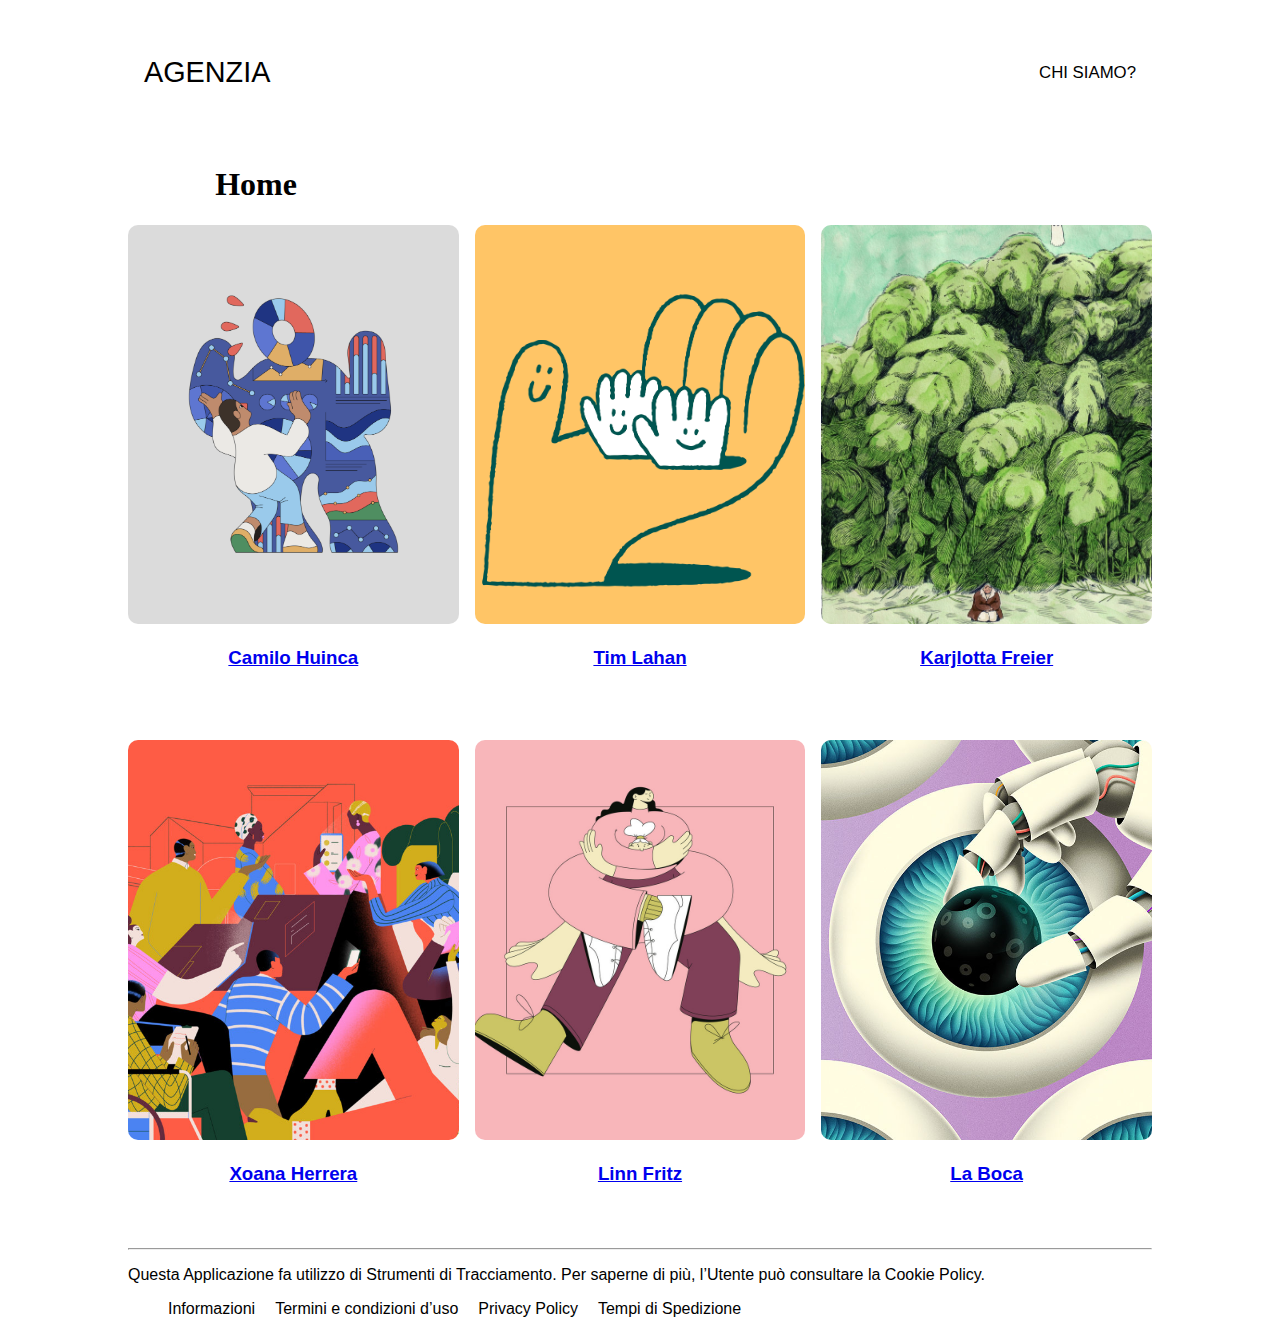
<file: index.html>
<!DOCTYPE html>
<html lang="en">
<head>
    <meta charset="UTF-8">
    <meta http-equiv="X-UA-Compatible" content="IE=edge">
    <meta name="viewport" content="width=device-width, initial-scale=1.0">
    <title>Document</title>
    <link rel="stylesheet" href="css/Untitled-1.css">
    <link rel="preconnect" href="https://fonts.googleapis.com">
<link rel="preconnect" href="https://fonts.gstatic.com" crossorigin>
<link href="https://fonts.googleapis.com/css2?family=Inter:wght@400;700&display=swap" rel="stylesheet">
</head>
<body>
    <header>
        <p><a href="index.html">Agenzia</a></p>
        <nav>
            <ul>
                <li><a href="agenzia.html"></a></li>
                <li><a href="illustratori.html"></a></li>
                <li><a href="contatti.html"></a></li>
                <li><a href="home.html"></a></li>
                <li><a href="chi-siamo.html">chi siamo?</a></li>
            </ul>
        </nav>
    </header>

                <section class="hero">
                    <h1>Home</h1>
                </section>
                <main>
                    <section class="card">
                    <div>
                    <img src="img/camilo5.png" alt="Camilo Huinca">   
                    <h3> <a href="Camilo.html">Camilo Huinca</a></h3>
                    </div>

                    <div>
                    <img src="img/06.png" alt="Tim Lahan">
                    <h3> <a href="Tim.html">Tim Lahan</a></h3>
                    </div>

                    <div>
                        <img src="img/4_Unsterblich_Farbe+copy02.jpg" alt="Karlotta Freier">
                    <h3> <a href="Freier.html"> Karjlotta Freier</a></h3>
                    </div>

                    <div>
                        <img src="img/AP_Xoana_Herrera_GCR_9_2x-972x634.jpeg"Xoana Herrera">
                    <h3><a href="xoana.html">Xoana Herrera</a></h3>
                    </div>

                    <div>
                        <img src="img/LinnFritz_HUG.jpeg" alt="Lin Fritz">
                    <h3><a href="linn.html">Linn Fritz</a></h3> 
                    </div>

                    <div>
                        <img src="img/La-_Boca_STLYIST_B_600_600.jpeg" alt="La Boca">
                     <h3><a href="laboca.html">La Boca</a></h3>
                    </div>
                </section>
                <hr>
             </main>
                <footer>
                    <div>
                        <p>
                            Questa Applicazione fa utilizzo di Strumenti di Tracciamento. 
                            Per saperne di più, l’Utente può consultare la Cookie Policy.
                        </p>
                    </div>
                    <div>
                        <ul>
                            <li>Informazioni</li>
                            <li>Termini e condizioni d’uso</li>
                            <li>Privacy Policy</li>
                            <li>Tempi di Spedizione</li>
                        </ul>
                    </div>
                </footer>
</body>
</html>
</file>
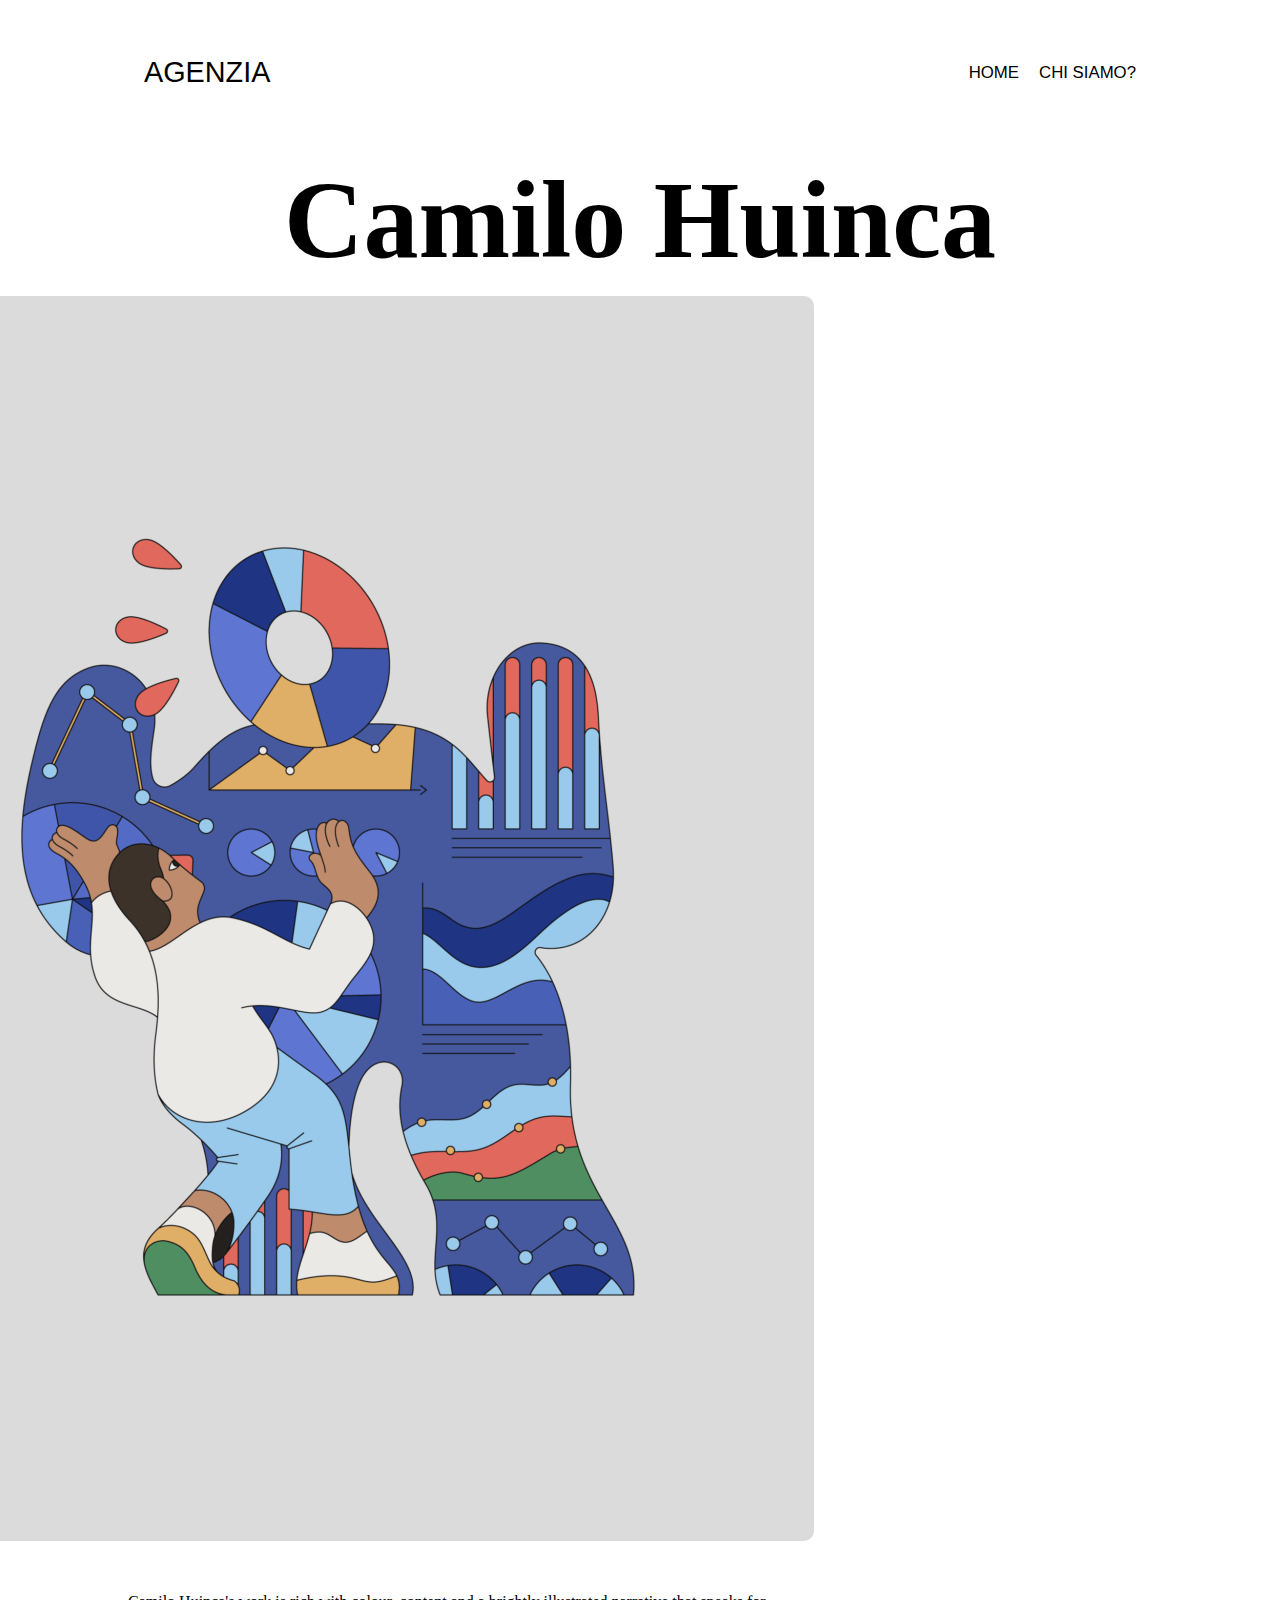
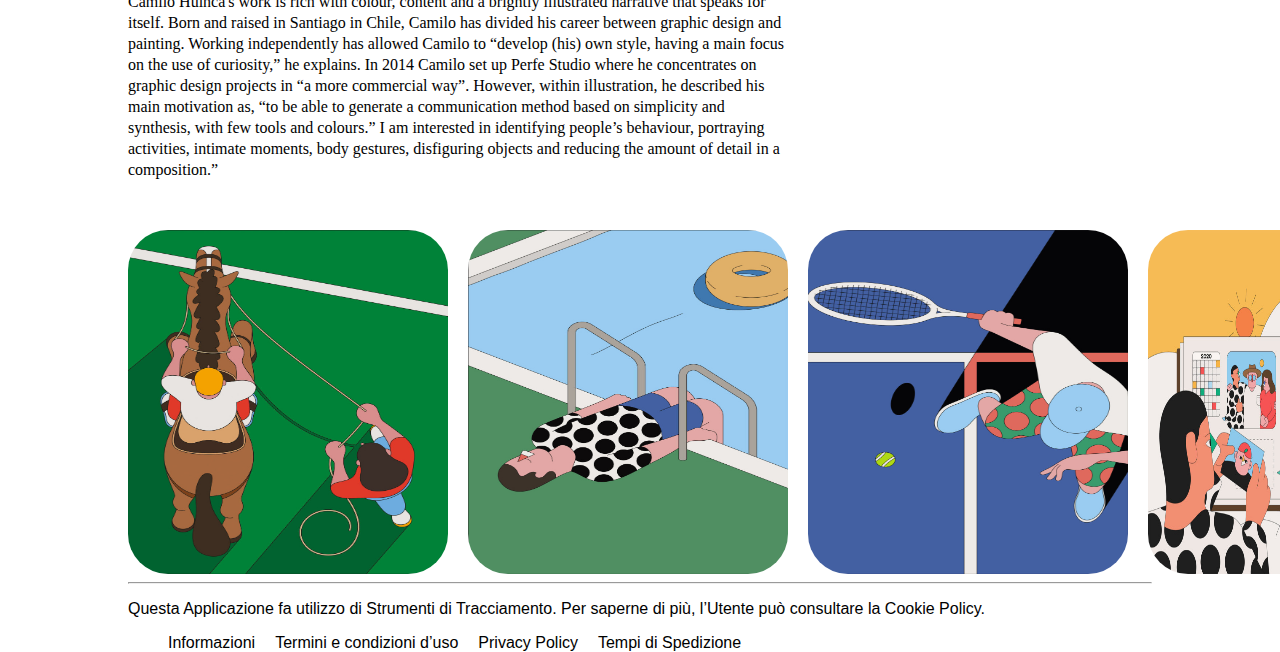
<file: Camilo.html>
<html lang="en">
<head>
    <meta charset="UTF-8">
    <meta http-equiv="X-UA-Compatible" content="IE=edge">
    <meta name="viewport" content="width=device-width, initial-scale=1.0">
    <title>Document</title>
    <link rel="stylesheet" href="css/Untitled-1.css">
</head>
<body>
    <header>
        <p><a href="index.html">Agenzia</a></p>
        <nav>
            <ul>
                <li><a href="agenzia.html"></a></li>
                <li><a href="illustratori.html"></a></li>
                <li><a href="contatti.html"></a></li>
                <li><a href="home.html">home</a></li>
                <li><a href="chi-siamo.html">chi siamo?</a></li>
            </ul>
        </nav>
    </header>
    <section class="hero2">
        <div class="titolo"><h1>Camilo Huinca</h1></div>
    <main>
        <div class="hero-image-illustratori">
                <img src="img/camilo5.png" alt="">
        </div>
    </section>        
<section class="card-illustrator">       
    <div class="singola-immagine1"><p>
        Camilo Huinca's work is rich with colour, content and a
brightly illustrated narrative that speaks for itself. 
Born and raised in Santiago in Chile, Camilo has divided 
his career between graphic design and painting. 
Working independently has allowed Camilo to “develop (his) own style,
having a main focus on the use of curiosity,” he explains. 
In 2014 Camilo set up Perfe Studio where he concentrates
on graphic design projects in “a more commercial way”. 
However, within illustration, he described his main motivation as, “to 
be able to generate a communication method based on simplicity and synthesis, with few tools and colours.”  I am interested in identifying people’s behaviour, portraying activities, intimate moments, body gestures, disfiguring objects and reducing the amount of detail in a composition.” 
    </p></div>
    <div class="singola-immagine2">
    <img src="img/camilo2.jpeg" alt="camilo2">
    </div>
    <div class="singola-immagine3">
    <img src="img/camilo1.jpeg" alt="camilo1">
    </div>
    <div class="singola-immagine4">
    <img src="img/camilo3.jpeg" alt="camilo3">
    </div>
    <div class="singola-immagine5">
    <img src="img/camilo4.jpeg" alt="camilo4">
    </div>
</section>
<hr>
</main>
<footer>
    <div>
        <p>
            Questa Applicazione fa utilizzo di Strumenti di Tracciamento. 
            Per saperne di più, l’Utente può consultare la Cookie Policy.
        </p>
    </div>
    <div>
        <ul>
            <li>Informazioni</li>
            <li>Termini e condizioni d’uso</li>
            <li>Privacy Policy</li>
            <li>Tempi di Spedizione</li>
        </ul>
    </div>
</footer>
</body>
</html>
</file>
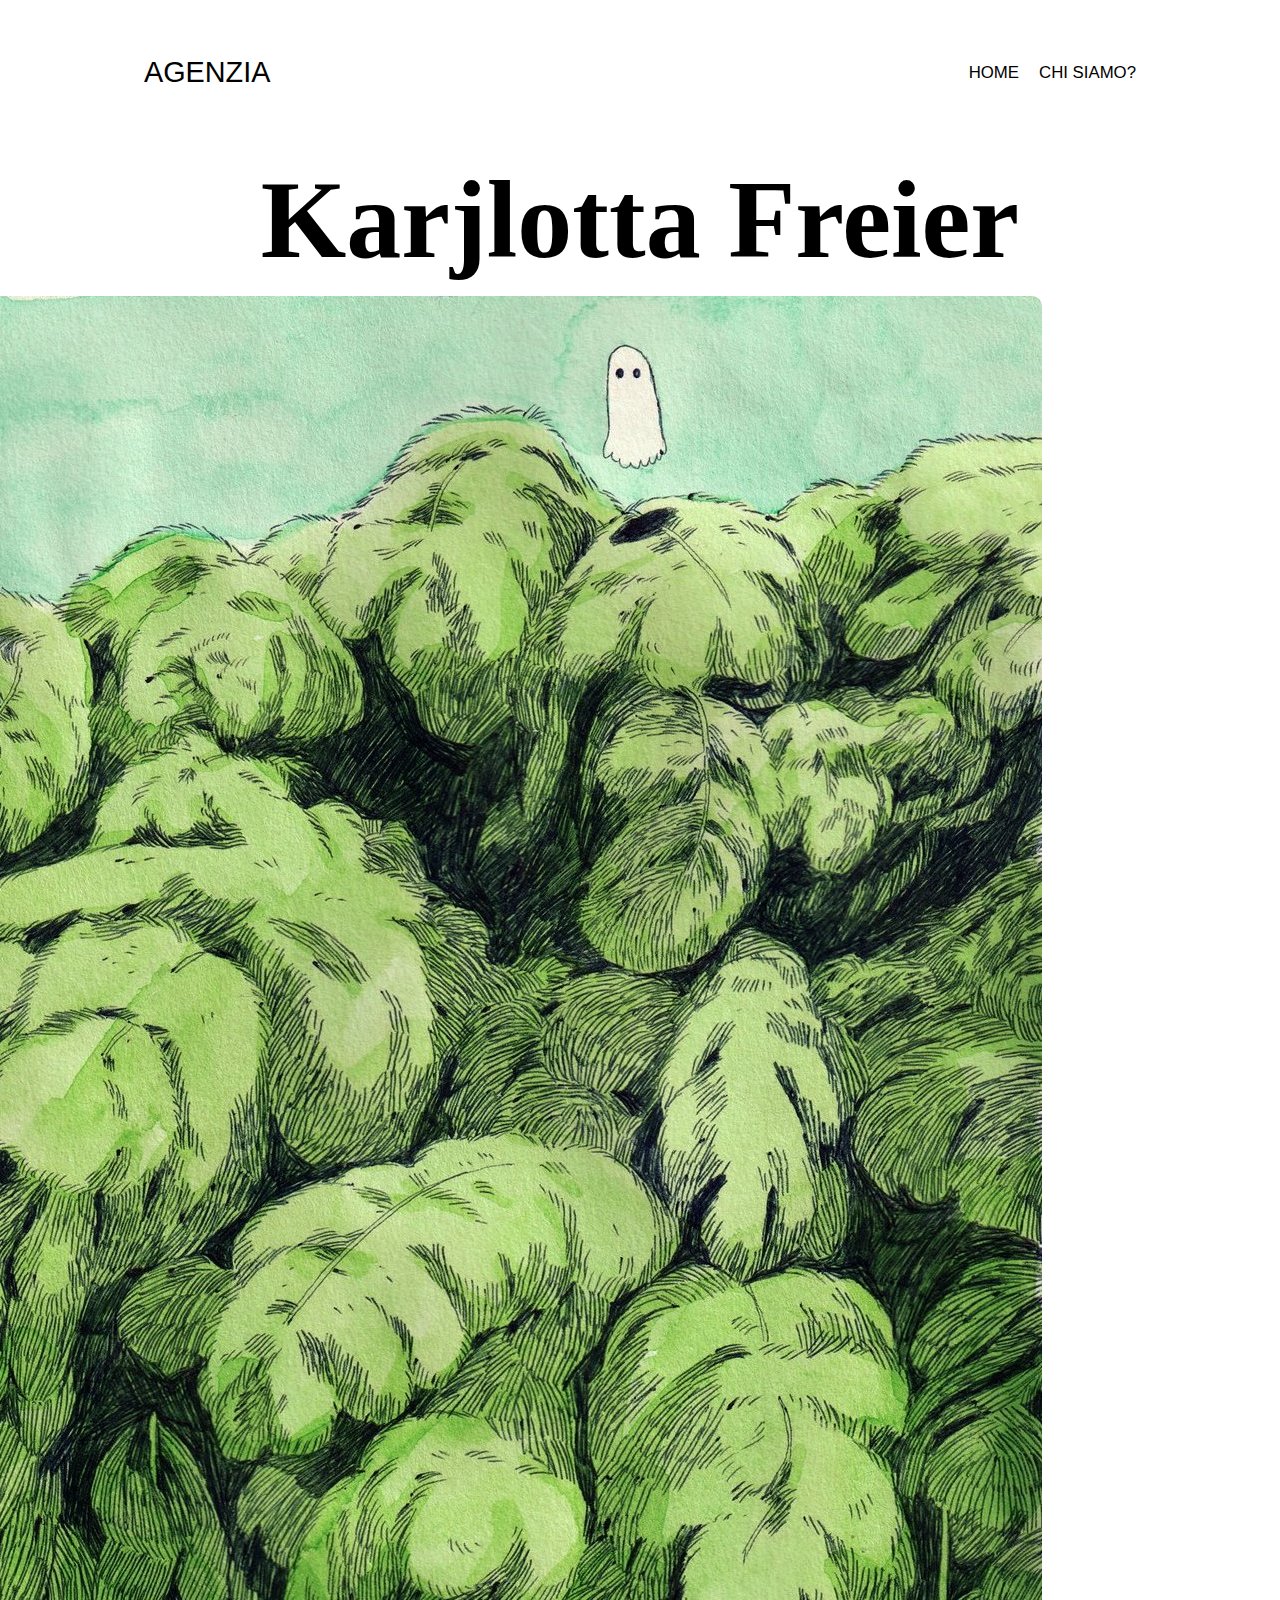
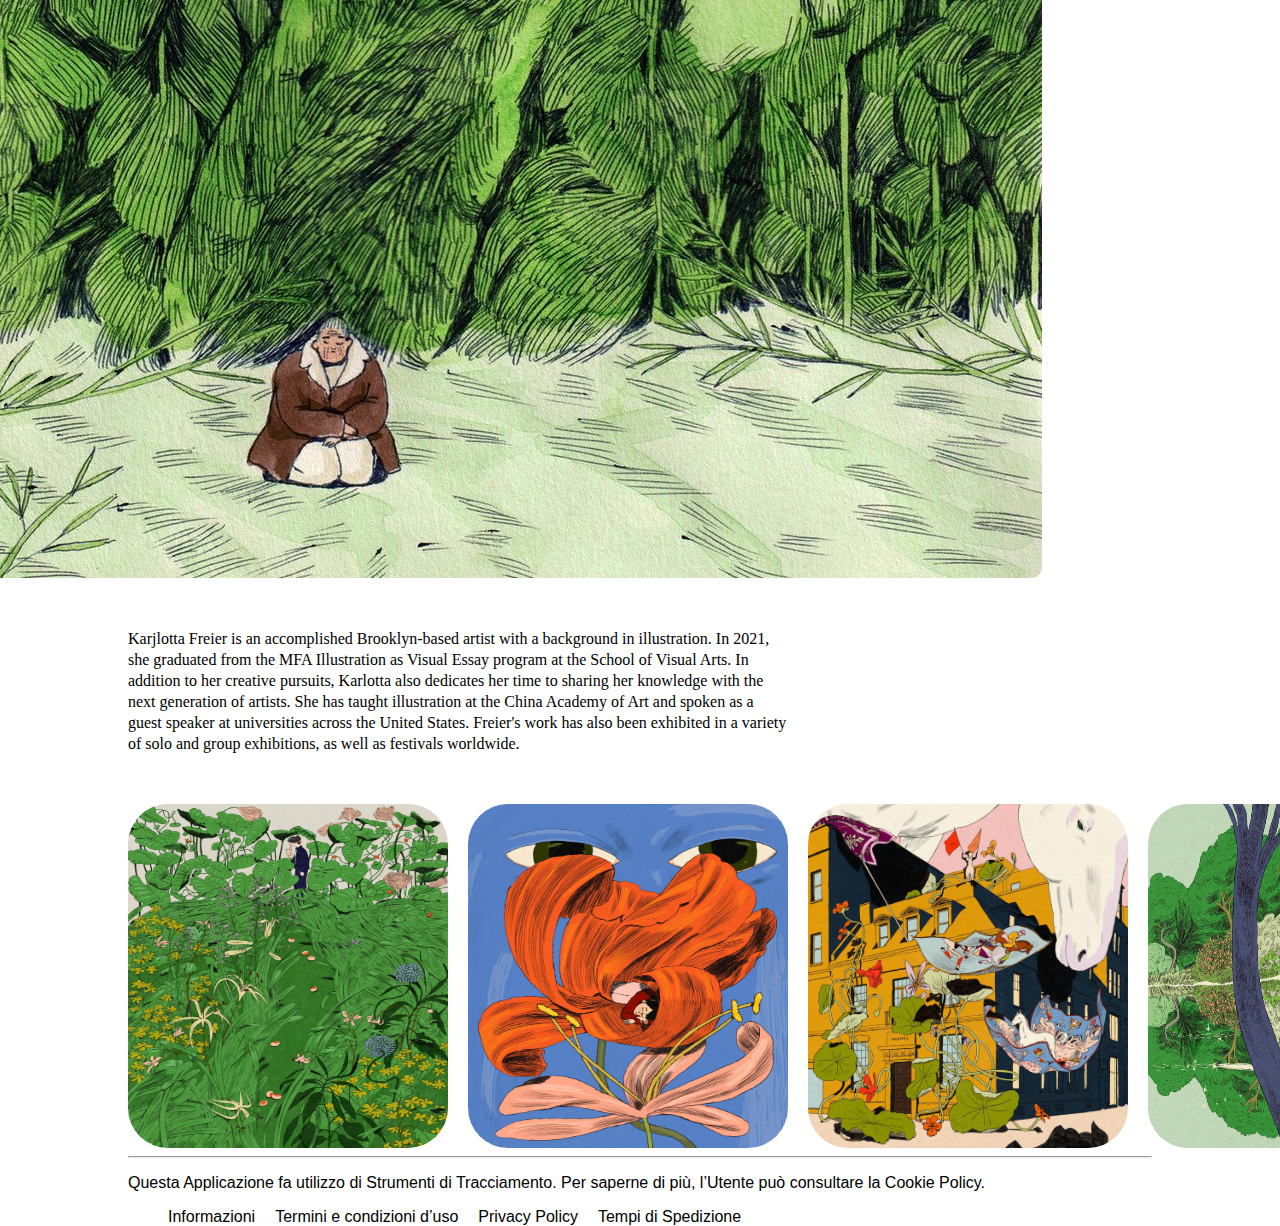
<file: Freier.html>
<!DOCTYPE html>
<html lang="en">
<head>
    <meta charset="UTF-8">
    <meta http-equiv="X-UA-Compatible" content="IE=edge">
    <meta name="viewport" content="width=device-width, initial-scale=1.0">
    <title>Document</title>
    <link rel="stylesheet" href="css/Untitled-1.css">
</head>
<body>
    <header>
        <p><a href="index.html">Agenzia</a></p>
        <nav>
            <ul>
                <li><a href="home.html">home</a></li>
                <li><a href="chi-siamo.html">chi siamo?</a></li>
            </ul>
        </nav>
    </header>
    <section class="hero2">
        <div class="titolo"><h1>Karjlotta Freier</h1></div>
    <main>
        <div class="hero-image-illustratori">
                <img src="img/4_Unsterblich_Farbe+copy02.jpg" alt="">
        </div>
    </section>        
<section class="card-illustrator">       
    <div class="singola-immagine1"><p>
        Karjlotta Freier is an accomplished Brooklyn-based artist with a background in illustration. In 2021, she graduated from the MFA Illustration as Visual Essay program at the School of Visual Arts. In addition to her creative pursuits, Karlotta also dedicates her time to sharing her knowledge with the next generation of artists.
She has taught illustration at the China Academy of Art and spoken as a guest speaker at universities across the United States. Freier's work has also been exhibited in a variety of solo and group exhibitions, as well as festivals worldwide.  
    </p></div>
    <div class="singola-immagine2">
    <img src="img/print_2+copy.jpeg" alt="camilo2">
    </div>
    <div class="singola-immagine3">
    <img src="img/zur+ruhe+kommen.jpg" alt="camilo1">
    </div>
    <div class="singola-immagine4">
    <img src="img/hermes+color+final.jpg" alt="camilo3">
    </div>
    <div class="singola-immagine5">
    <img src="img/2023+01+bookreview+copy.jpg" alt="camilo4">
    </div>
</section>
<hr>
</main>
<footer>
    <div>
        <p>
            Questa Applicazione fa utilizzo di Strumenti di Tracciamento. 
            Per saperne di più, l’Utente può consultare la Cookie Policy.
        </p>
    </div>
    <div>
        <ul>
            <li>Informazioni</li>
            <li>Termini e condizioni d’uso</li>
            <li>Privacy Policy</li>
            <li>Tempi di Spedizione</li>
        </ul>
    </div>
</footer>
</body>
</html>
</file>
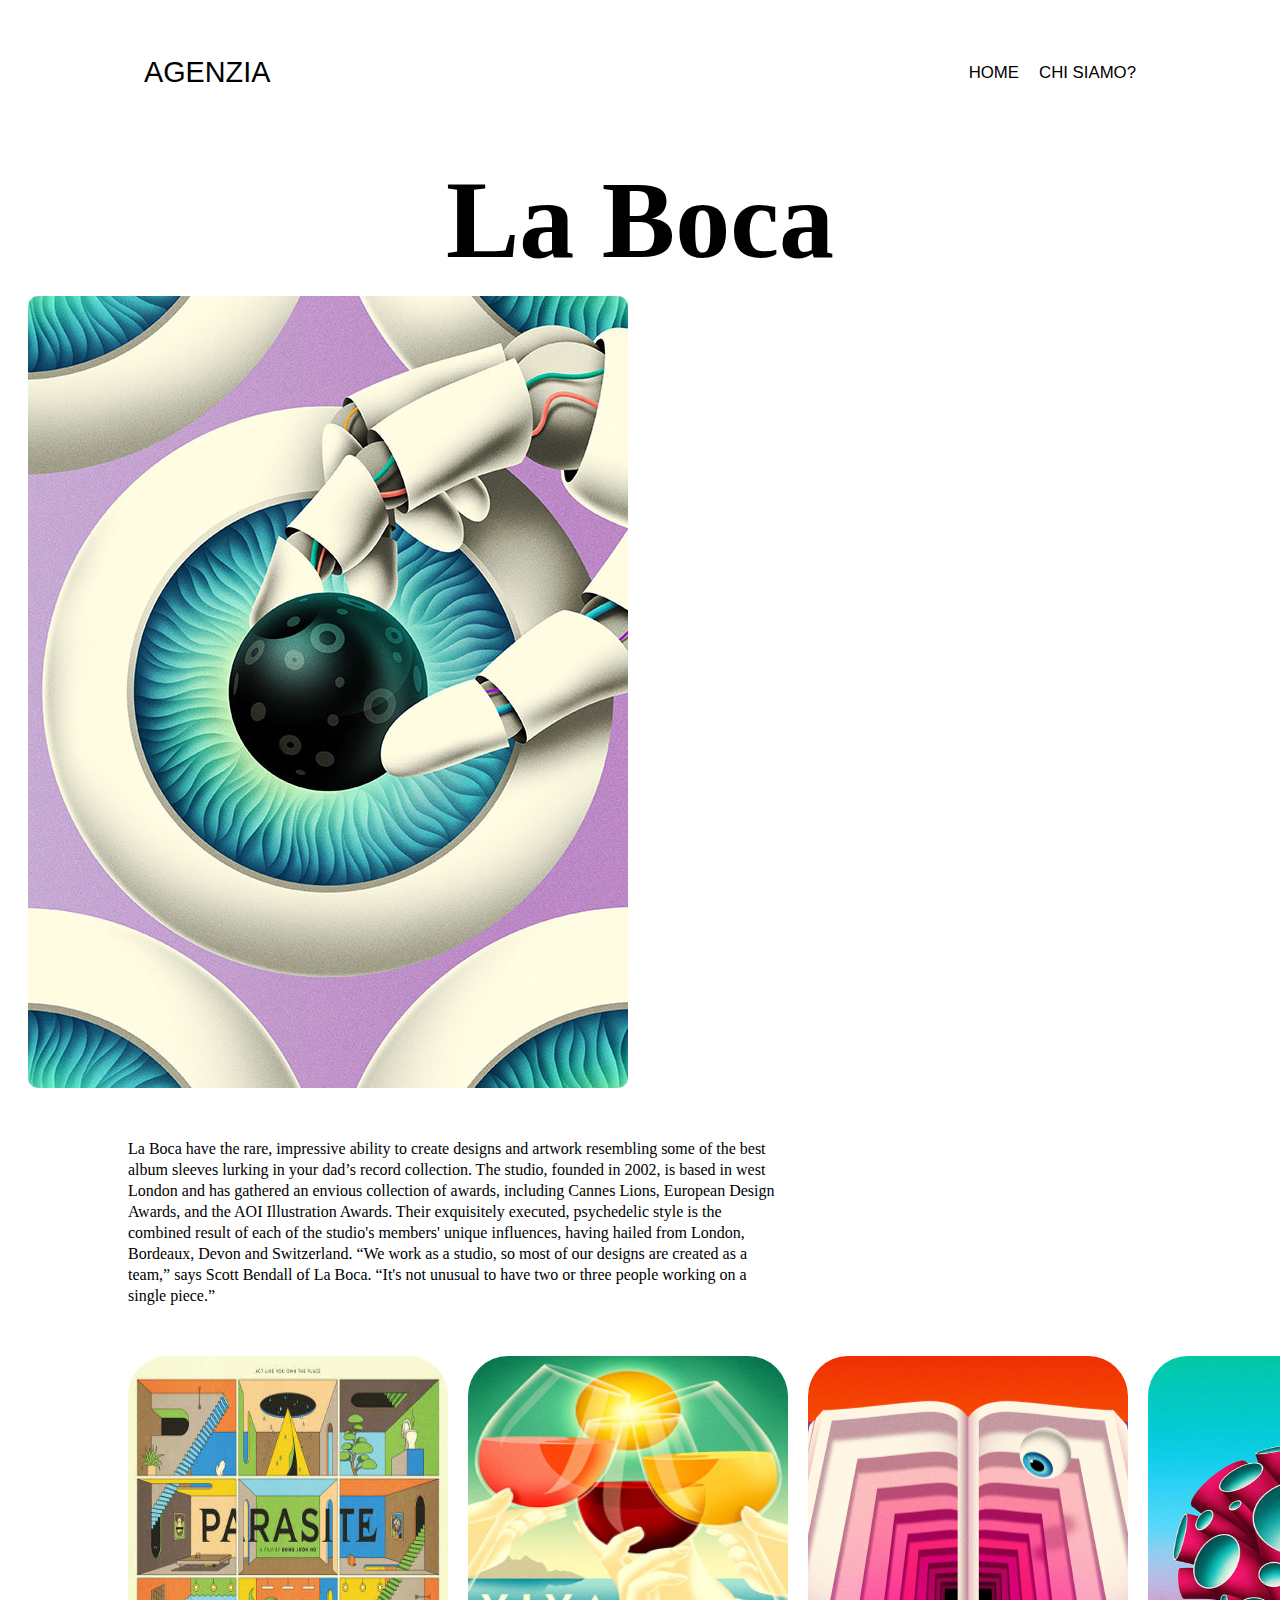
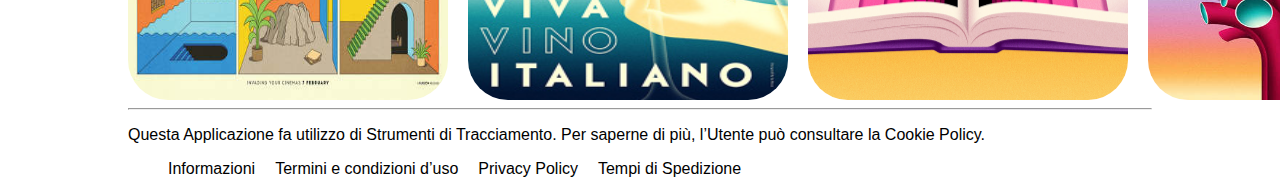
<file: laboca.html>
<!DOCTYPE html>
<html lang="en">
<head>
    <meta charset="UTF-8">
    <meta http-equiv="X-UA-Compatible" content="IE=edge">
    <meta name="viewport" content="width=device-width, initial-scale=1.0">
    <title>Document</title>
    <link rel="stylesheet" href="css/Untitled-1.css">

</head>
<body>
    <header>
        <p><a href="index.html">Agenzia</a></p>
        <nav>
            <ul>
                <li><a href="home.html">home</a></li>
                <li><a href="chi-siamo.html">chi siamo?</a></li>
            </ul>
        </nav>
    </header>
    <section class="hero2">
        <div class="titolo"><h1>La Boca</h1></div>
    <main>
        <div class="hero-image-illustratori">
                <img src="img/La-_Boca_STLYIST_B_600_600.jpeg" alt="">
        </div>
    </section>        
<section class="card-illustrator">       
    <div class="singola-immagine1"><p>
        La Boca have the rare, impressive ability to create designs and artwork resembling some of the best album sleeves lurking in your dad’s record collection. The studio, founded in 2002, is based in west London and has gathered an envious collection of awards, including Cannes Lions, European Design Awards, and the AOI Illustration Awards. Their exquisitely executed, psychedelic style is the combined result of each of the studio's members' unique influences, having hailed from London, Bordeaux, Devon and Switzerland. “We work as a studio, so most of our designs are created as a team,” says Scott Bendall of La Boca. “It's not unusual to have two or three people working on a single piece.”

    </p></div>
    <div class="singola-immagine2">
    <img src="img/prt_220x161_1619375181_2x.jpeg" alt="camilo2">
    </div>
    <div class="singola-immagine3">
    <img src="img/prt_220x312_1382787775.jpeg" alt="camilo1">
    </div>
    <div class="singola-immagine4">
    <img src="img/AP_La_Boca_NYT_THRILLER_2x.png" alt="camilo3">
    </div>
    <div class="singola-immagine5">
    <img src="img/prt_220x292_1499002428_2x.jpeg" alt="camilo4">
    </div>
</section>
<hr>
</main>
<footer>
    <div>
        <p>
            Questa Applicazione fa utilizzo di Strumenti di Tracciamento. 
            Per saperne di più, l’Utente può consultare la Cookie Policy.
        </p>
    </div>
    <div>
        <ul>
            <li>Informazioni</li>
            <li>Termini e condizioni d’uso</li>
            <li>Privacy Policy</li>
            <li>Tempi di Spedizione</li>
        </ul>
    </div>
</footer>
</body>
</html>
</file>
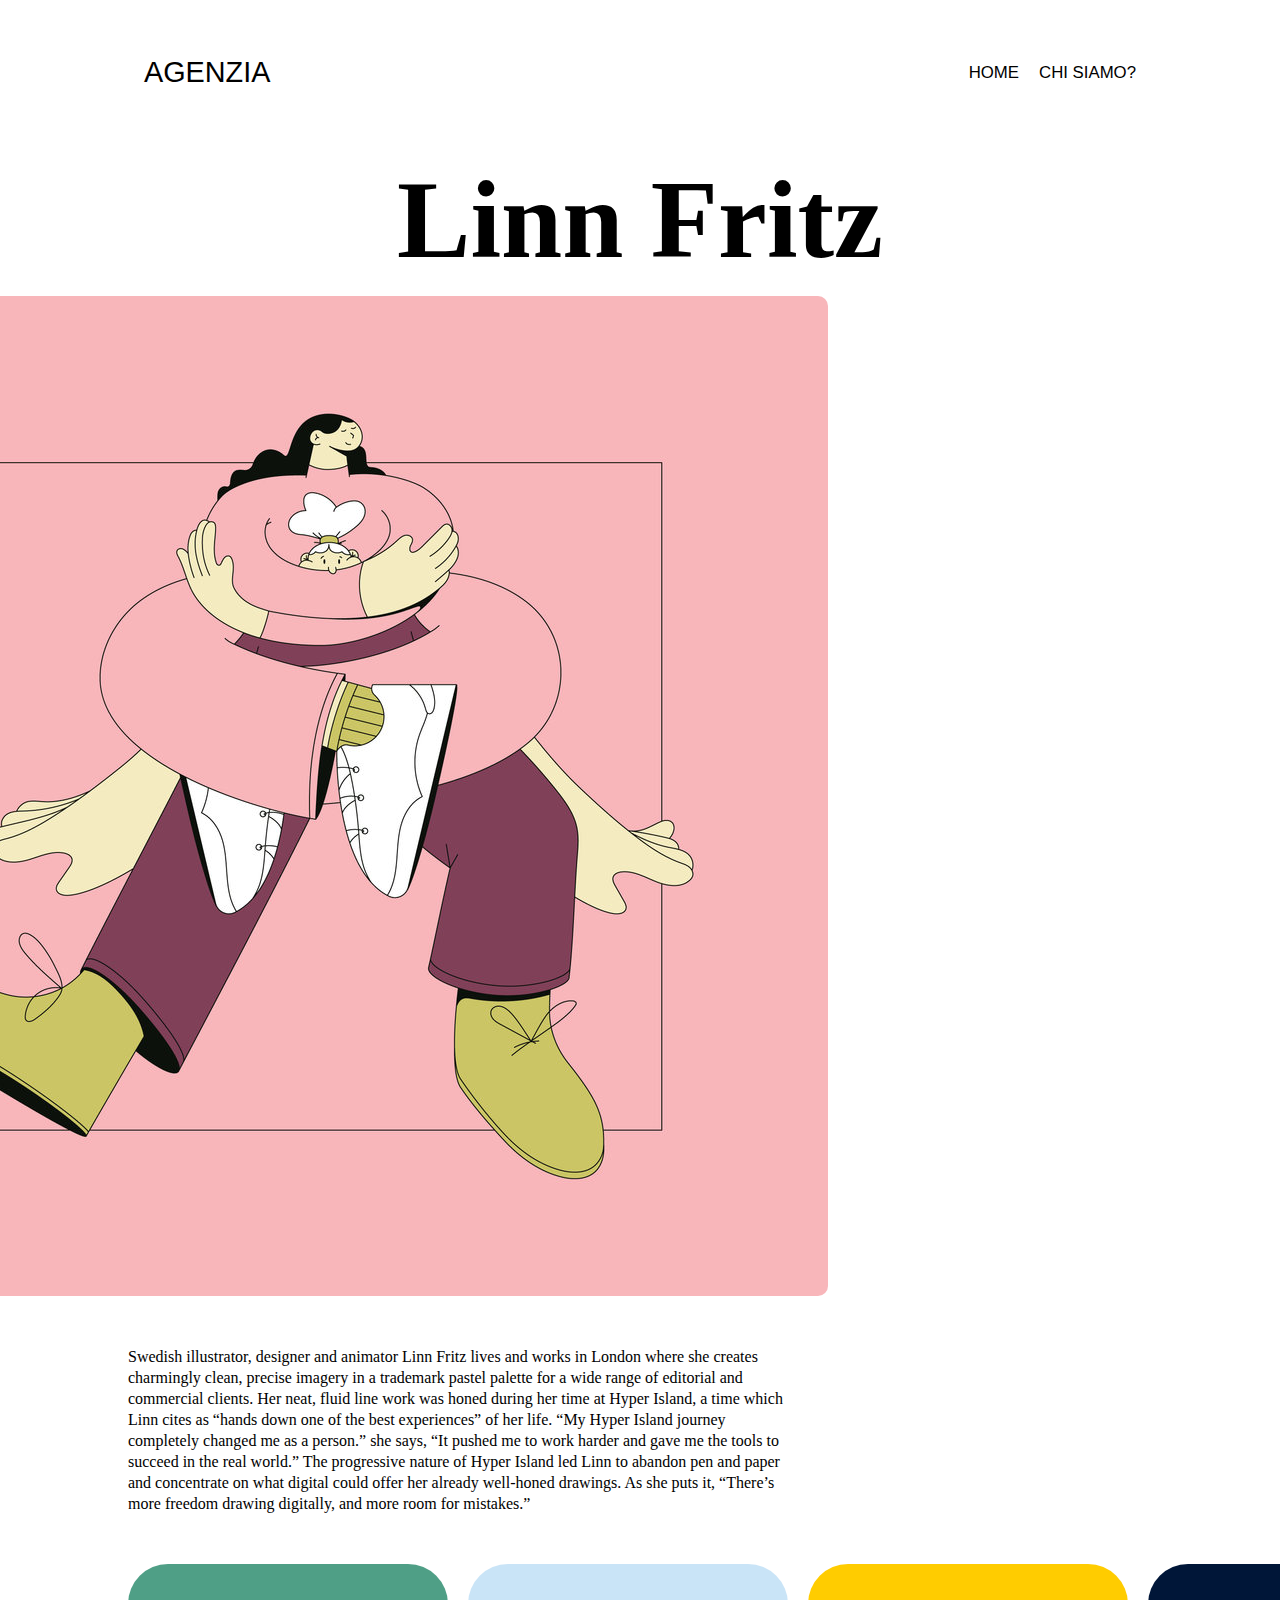
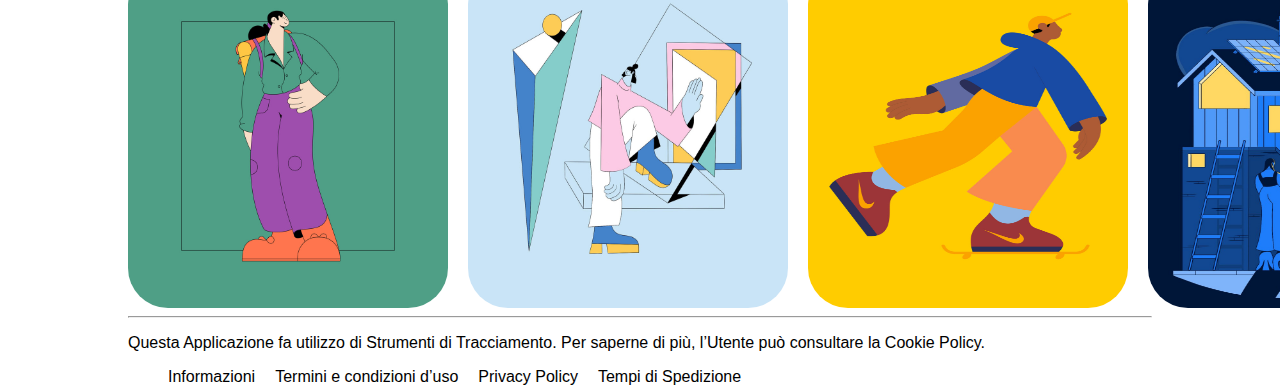
<file: linn.html>
<!DOCTYPE html>
<html lang="en">
<head>
    <meta charset="UTF-8">
    <meta http-equiv="X-UA-Compatible" content="IE=edge">
    <meta name="viewport" content="width=device-width, initial-scale=1.0">
    <title>Document</title>
    <link rel="stylesheet" href="css/Untitled-1.css">

</head>
<body>
    <header>
        <p><a href="index.html">Agenzia</a></p>
        <nav>
            <ul>
                <li><a href="home.html">home</a></li>
                <li><a href="chi-siamo.html">chi siamo?</a></li>
            </ul>
        </nav>
    </header>
    <section class="hero2">
        <div class="titolo"><h1>Linn Fritz</h1></div>
    <main>
        <div class="hero-image-illustratori">
                <img src="img/LinnFritz_HUG.jpeg" alt="">
        </div>
    </section>        
<section class="card-illustrator">       
    <div class="singola-immagine1"><p>
        Swedish illustrator, designer and animator Linn Fritz lives and works in London where she creates charmingly clean, precise imagery in a trademark pastel palette for a wide range of editorial and commercial clients. Her neat, fluid line work was honed during her time at Hyper Island, a time which Linn cites as “hands down one of the best experiences” of her life. “My Hyper Island journey completely changed me as a person.” she says, “It pushed me to work harder and gave me the tools to succeed in the real world.” The progressive nature of Hyper Island led Linn to abandon pen and paper and concentrate on what digital could offer her already well-honed drawings. As she puts it, “There’s more freedom drawing digitally, and more room for mistakes.” 
    </p></div>
    <div class="singola-immagine2">
    <img src="img/LinnFritz_HIKEGREEN.jpeg" alt="camilo2">
    </div>
    <div class="singola-immagine3">
    <img src="img/LinnFritz_Blue01.jpeg" alt="camilo1">
    </div>
    <div class="singola-immagine4">
    <img src="img/AP_Linn_Fritz_North_Live_LF3_2x-972x1477.jpeg" alt="camilo3">
    </div>
    <div class="singola-immagine5">
    <img src="img/Feeling-Blue.jpeg" alt="camilo4">
    </div>
</section>
<hr>
</main>
<footer>
    <div>
        <p>
            Questa Applicazione fa utilizzo di Strumenti di Tracciamento. 
            Per saperne di più, l’Utente può consultare la Cookie Policy.
        </p>
    </div>
    <div>
        <ul>
            <li>Informazioni</li>
            <li>Termini e condizioni d’uso</li>
            <li>Privacy Policy</li>
            <li>Tempi di Spedizione</li>
        </ul>
    </div>
</footer>
</body>
</html>
</file>
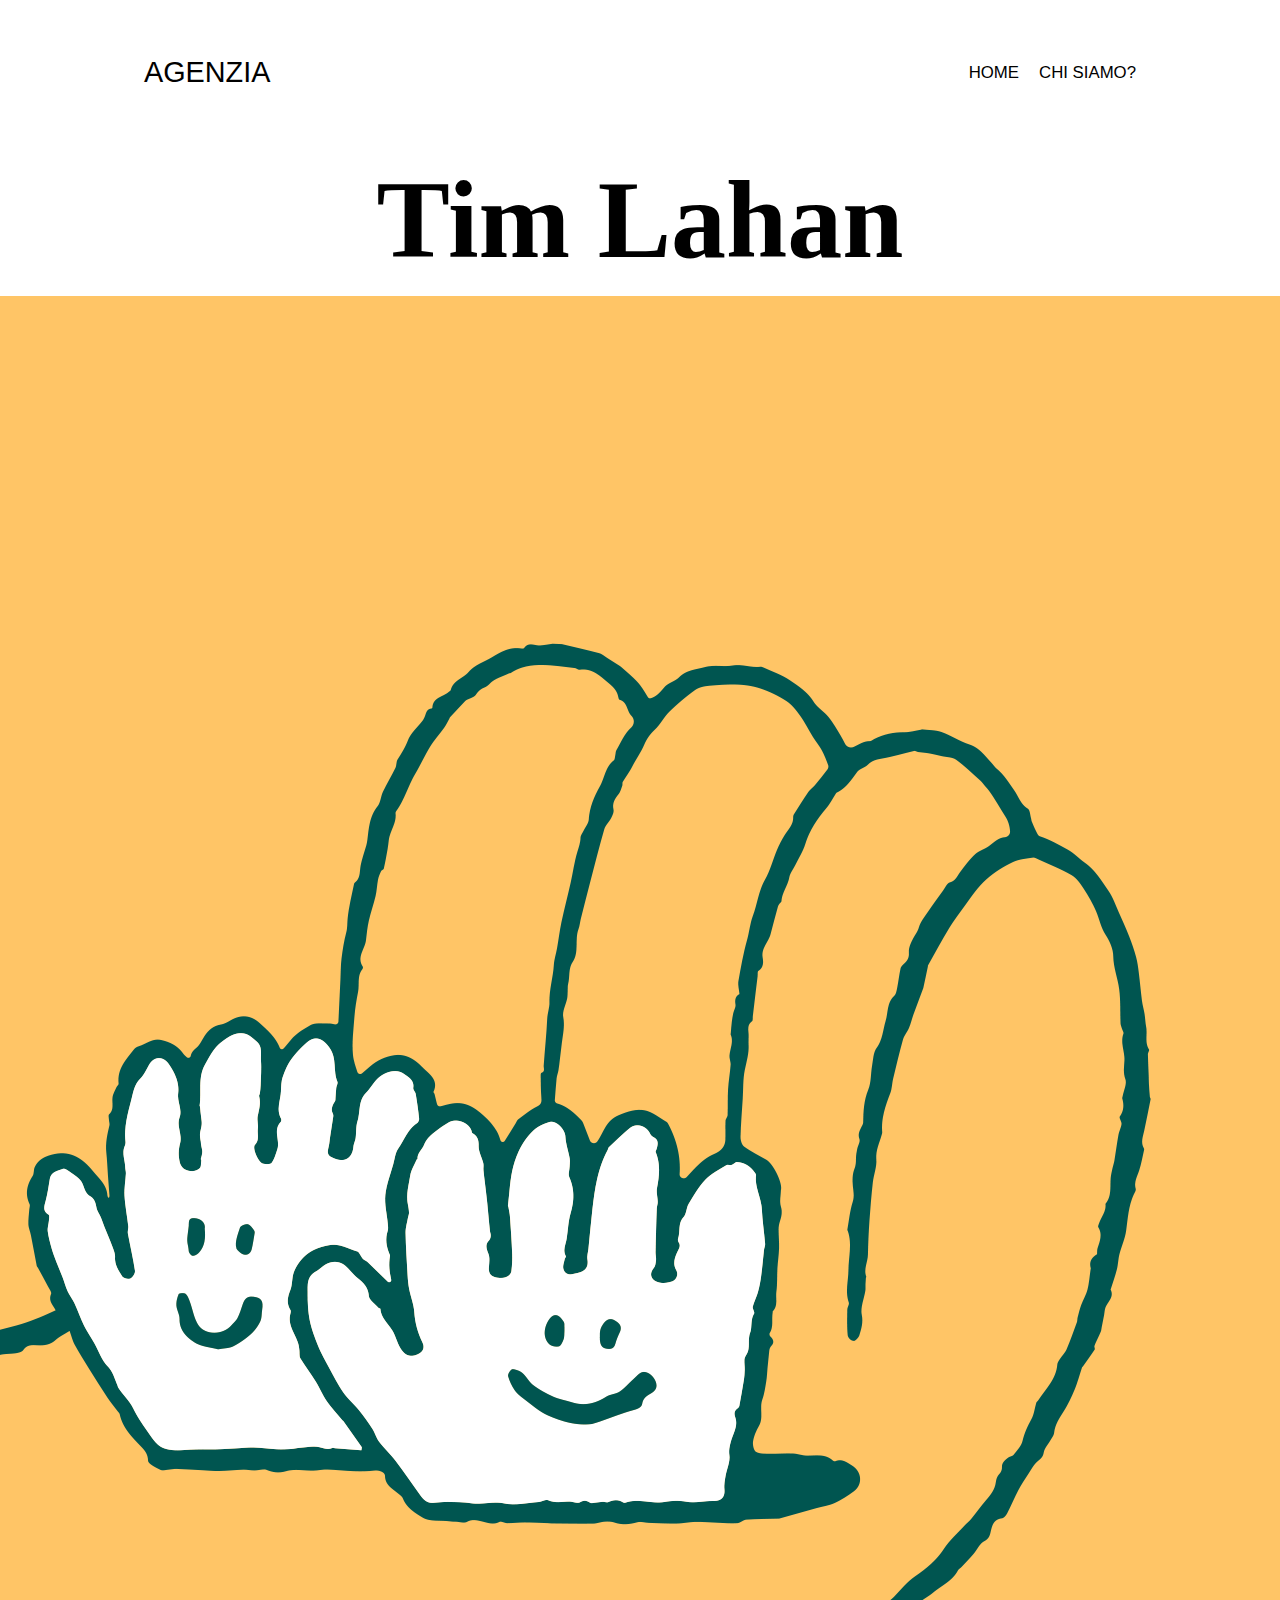
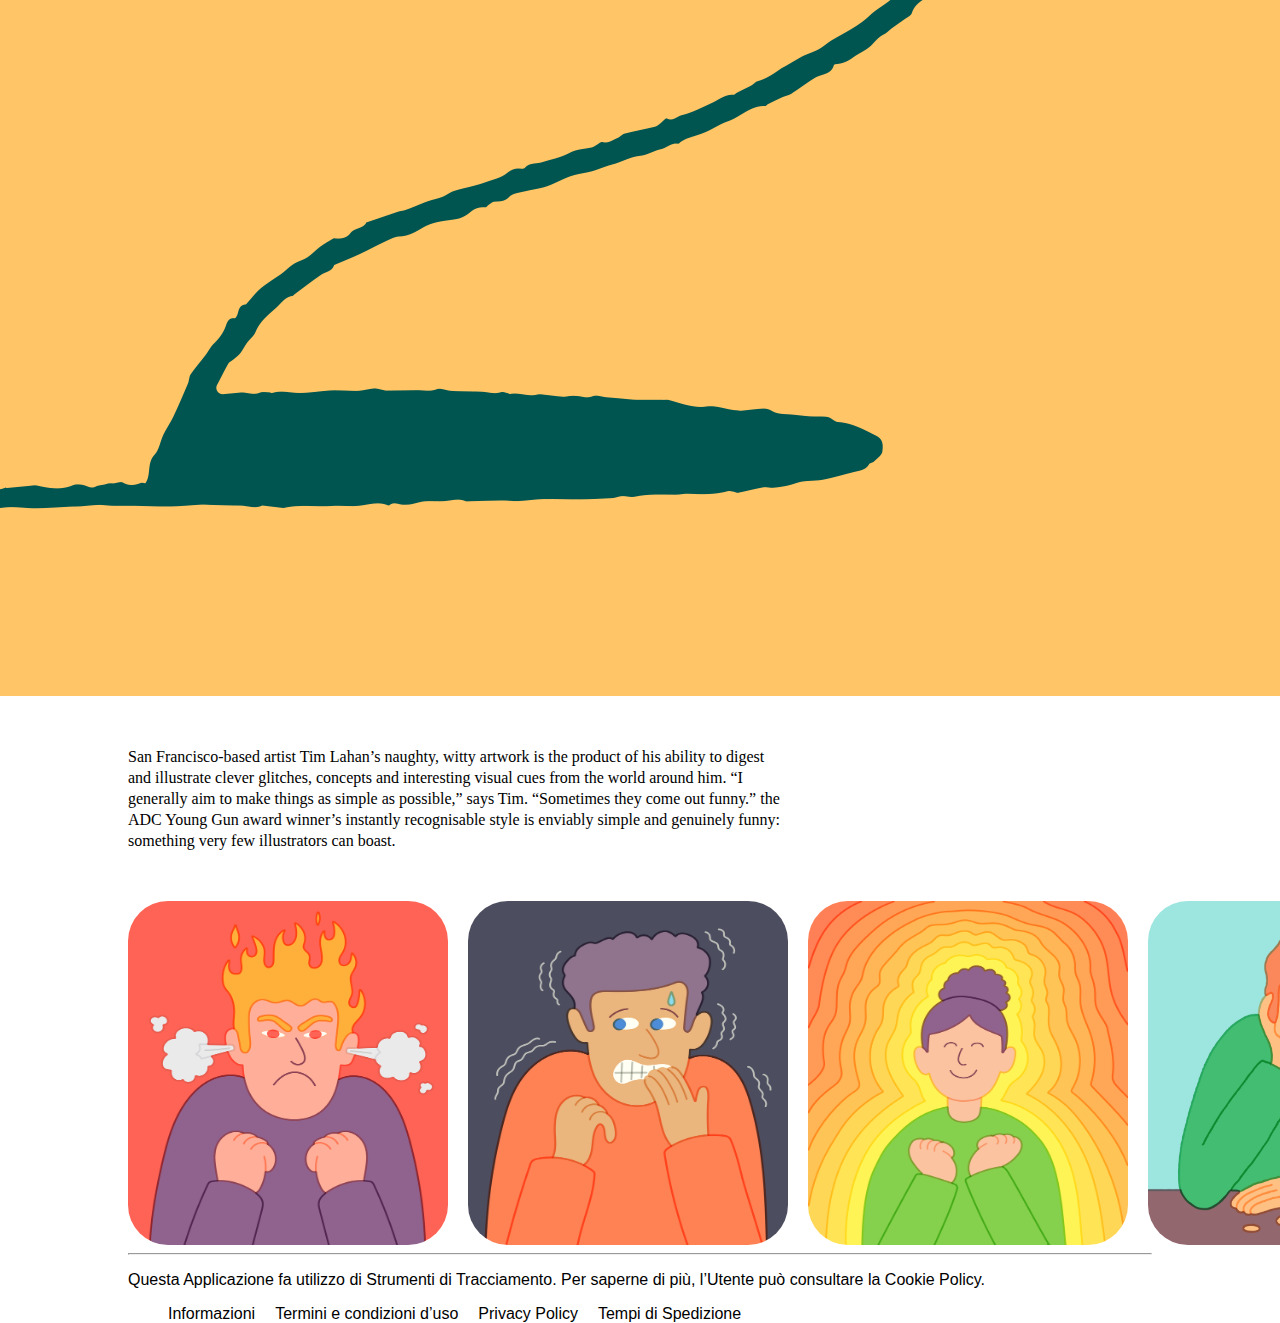
<file: Tim.html>
<!DOCTYPE html>
<html lang="en">
<head>
    <meta charset="UTF-8">
    <meta http-equiv="X-UA-Compatible" content="IE=edge">
    <meta name="viewport" content="width=device-width, initial-scale=1.0">
    <title>Document</title>
    <link rel="stylesheet" href="css/Untitled-1.css">
</head>
<body>

    <header>
        <p><a href="index.html">Agenzia</a></p>
        <nav>
            <ul>
                <li><a href="home.html">home</a></li>
                <li><a href="chi-siamo.html">chi siamo?</a></li>
            </ul>
        </nav>
    </header>
    <section class="hero2">
        <div class="titolo"><h1>Tim Lahan</h1></div>
    <main>
        <div class="hero-image-illustratori">
                <img src="img/06.png" alt="">
        </div>
    </section>        
<section class="card-illustrator">       
    <div class="singola-immagine1"><p>
        San Francisco-based artist Tim Lahan’s naughty, witty artwork is the product of his ability to digest and illustrate clever glitches, concepts and interesting visual cues from the world around him. 
        “I generally aim to make things as simple as possible,” says Tim. “Sometimes they come out funny.”  the ADC Young Gun award winner’s instantly recognisable style is enviably simple and genuinely funny: something very few illustrators can boast.
    </p></div>
    <div class="singola-immagine2">
    <img src="img/emotions_072922-04.png" alt="camilo2">
    </div>
    <div class="singola-immagine3">
    <img src="img/emotions_072922-06.png" alt="camilo1">
    </div>
    <div class="singola-immagine4">
    <img src="img/emotions_072922-15.png" alt="camilo3">
    </div>
    <div class="singola-immagine5">
    <img src="img/languishing.png" alt="camilo4">
    </div>
</section>
<hr>
</main>
<footer>
    <div>
        <p>
            Questa Applicazione fa utilizzo di Strumenti di Tracciamento. 
            Per saperne di più, l’Utente può consultare la Cookie Policy.
        </p>
    </div>
    <div>
        <ul>
            <li>Informazioni</li>
            <li>Termini e condizioni d’uso</li>
            <li>Privacy Policy</li>
            <li>Tempi di Spedizione</li>
        </ul>
    </div>
</footer>
    
</body>
</html>
</file>
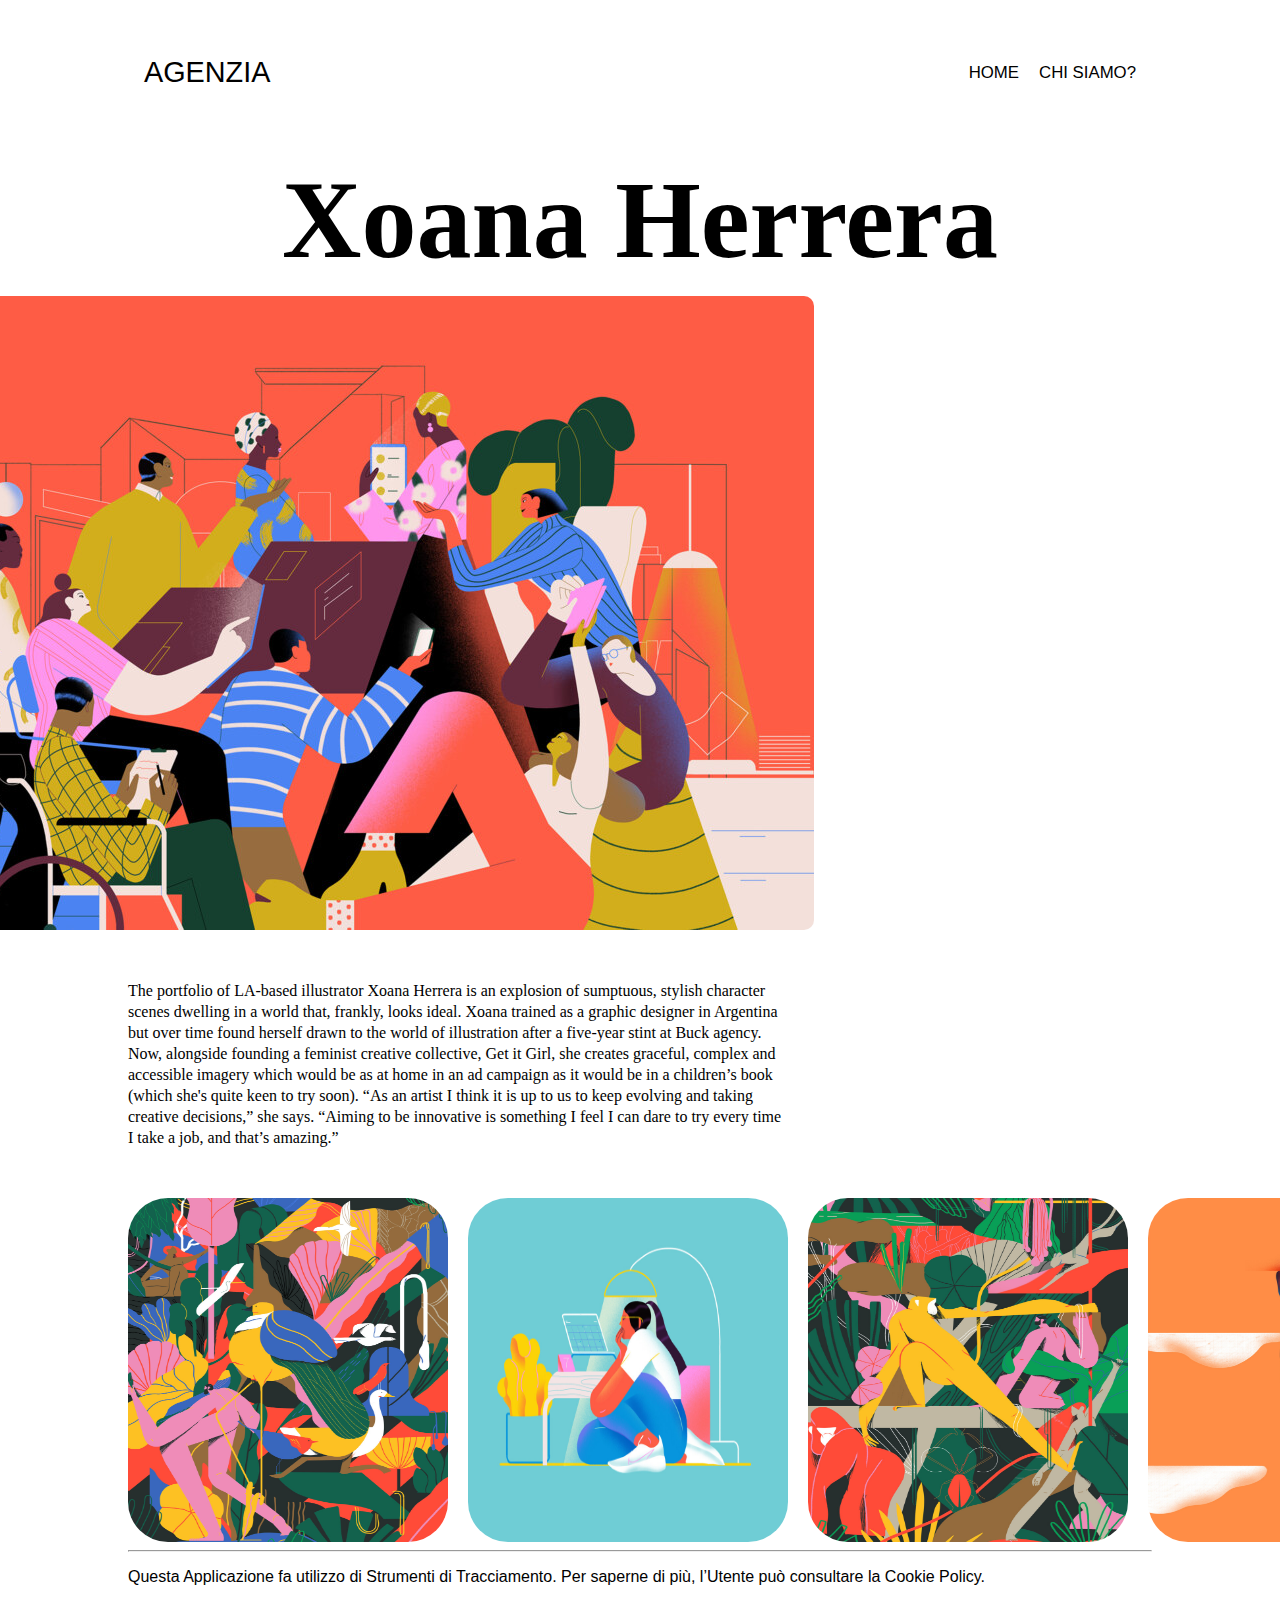
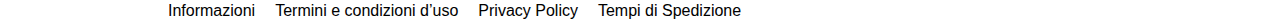
<file: xoana.html>
<!DOCTYPE html>
<html lang="en">
<head>
    <meta charset="UTF-8">
    <meta http-equiv="X-UA-Compatible" content="IE=edge">
    <meta name="viewport" content="width=device-width, initial-scale=1.0">
    <title>Document</title>
    <link rel="stylesheet" href="css/Untitled-1.css">
</head>
<body>
    <header>
        <p><a href="index.html">Agenzia</a></p>
        <nav>
            <ul>
                <li><a href="home.html">home</a></li>
                <li><a href="chi-siamo.html">chi siamo?</a></li>
            </ul>
        </nav>
    </header>
    <section class="hero2">
        <div class="titolo"><h1>Xoana Herrera</h1></div>
    <main>
        <div class="hero-image-illustratori">
                <img src="img/AP_Xoana_Herrera_GCR_9_2x-972x634.jpeg" alt="">
        </div>
    </section>        
<section class="card-illustrator">       
    <div class="singola-immagine1"><p>
        The portfolio of LA-based illustrator Xoana Herrera is an explosion of sumptuous, stylish character scenes dwelling in a world that, frankly, looks ideal. Xoana trained as a graphic designer in Argentina but over time found herself drawn to the world of illustration after a five-year stint at Buck agency. Now, alongside founding a feminist creative collective, Get it Girl, she creates graceful, complex and accessible imagery which would be as at home in an ad campaign as it would be in a children’s book (which she's quite keen to try soon). “As an artist I think it is up to us to keep evolving and taking creative decisions,” she says. “Aiming to be innovative is something I feel I can dare to try every time I take a job, and that’s amazing.”
    </p></div>
    <div class="singola-immagine2">
    <img src="img/AP_Xoana_Herrera_Pajaro_2x-972x1297.jpeg" alt="camilo2">
    </div>
    <div class="singola-immagine3">
    <img src="img/AP_Xoana_Herrera_Take-Your-Recovery-Down-a-Notch_Middle_Color_01_2x-972x760.jpeg" alt="camilo1">
    </div>
    <div class="singola-immagine4">
    <img src="img/AP_Xoana_Herrera_Mono_2x-972x1292.jpeg" alt="camilo3">
    </div>
    <div class="singola-immagine5">
    <img src="img/AP_Xoana_Herrera_Nike_2x-972x1382.jpeg" alt="camilo4">
    </div>
</section>
<hr>
</main>
<footer>
    <div>
        <p>
            Questa Applicazione fa utilizzo di Strumenti di Tracciamento. 
            Per saperne di più, l’Utente può consultare la Cookie Policy.
        </p>
    </div>
    <div>
        <ul>
            <li>Informazioni</li>
            <li>Termini e condizioni d’uso</li>
            <li>Privacy Policy</li>
            <li>Tempi di Spedizione</li>
        </ul>
    </div>
</footer>
</body>
</html>
</file>
<file: css/Untitled-1.css>
body {
    background-color: white;
    font-family: Arial, Helvetica, sans-serif;
    margin: auto;
    max-width: 80%;
}

header {
    max-width: 1200px;
    margin: auto;
    text-decoration: none;
    display: flex;
    justify-content: space-between;
    align-items: center;
    gap: 16px;
    text-transform: uppercase;
    font-size: 14px;
    padding: 32px 16px;
    }

    header p{
    font-size:x-large;
}

header a {
    text-decoration: none;
    color: black;
    font-size: larger;
}

.card {
    display: grid;
    grid-template-columns: 1fr 1fr 1fr;
    gap: 20px; 
    padding: 0;
}
section.card img {
    object-fit: cover;
    width: 100%;
    height: 80%;
}


nav {
text-transform: uppercase;
}

ul {
    display: flex;
    list-style: none;
    margin: 0;
    gap: 20px;
}

.card {
    display: grid;
    grid-template-columns: 1fr 1fr 1fr;
    gap: 16px;
    
}

main div img{
    border-radius: 10px 10px 10px 10px;
}

h3{
    text-align: center;
}
h1{
    font-family: Cambria, Cochin, Georgia, Times, 'Times New Roman', serif;
    font-size:xx-large;
    text-align: center;
}

.hero-image-illustratori {
    display: flex;
    justify-content: center;
    align-items: center;
    height: auto;
    max-width: 400px;
}



.colonna {
    max-width: 100%;
    height: auto;
}

.hero{
    display: grid;
    grid-template-columns: repeat(4, 1fr);
    grid-column-gap: 0px;
    grid-row-gap: 0px;
}

.titolo {
    grid-area: 2 / 2 / 3 / 4;
}
.hero-image-illustratori {
    grid-area: 3 / 2 / 5 / 4;
}

.titolo h1 {
    font-family: 'Abhaya Libre ExtraBold';
    font-style: normal;
    font-weight: 800;
    font-size: 110px;
    line-height: 151px;
    color: #000000;
    margin: 0px;
}
.card-illustrator {
    display: grid;
    grid-template-columns: repeat(4, 1fr);
    grid-column-gap: 20px;
    grid-row-gap: 0px;
    }
    
    .singola-immagine1 { grid-area: 1 / 1 / 3 / 3; }
    .singola-immagine2 { grid-area: 3 / 1 / 5 / 2; }
    .singola-immagine3 { grid-area: 3 / 2 / 5 / 3; }
    .singola-immagine4 { grid-area: 3 / 3 / 5 / 4; }
    .singola-immagine5 { grid-area: 3 / 4 / 5 / 5; }

    .singola-immagine2 img {
        display: block;
        height: 344px;
        width: 320px;
        background-size: cover;
        border-radius: 40px;
    }
    .singola-immagine3 img {
        display: block;
        height: 344px;
        width: 320px;
        background-size: cover;
        border-radius: 40px;
    }
    .singola-immagine4 img {
        display: block;
        height: 344px;
        width: 320px;
        background-size: cover;
        border-radius: 40px;
    }
    .singola-immagine5 img {
        display: block;
        height: 344px;
        width: 320px;
        background-size: cover;
        border-radius: 40px;
    }

    .singola-immagine1 p {
    font-family: 'Inter';
    font-style: normal;
    font-weight: 400;
    font-size: 16px;
    line-height: 21px;
    color: #000000;
    margin-top: 50px;
    margin-bottom: 50px;

    }
</file>
